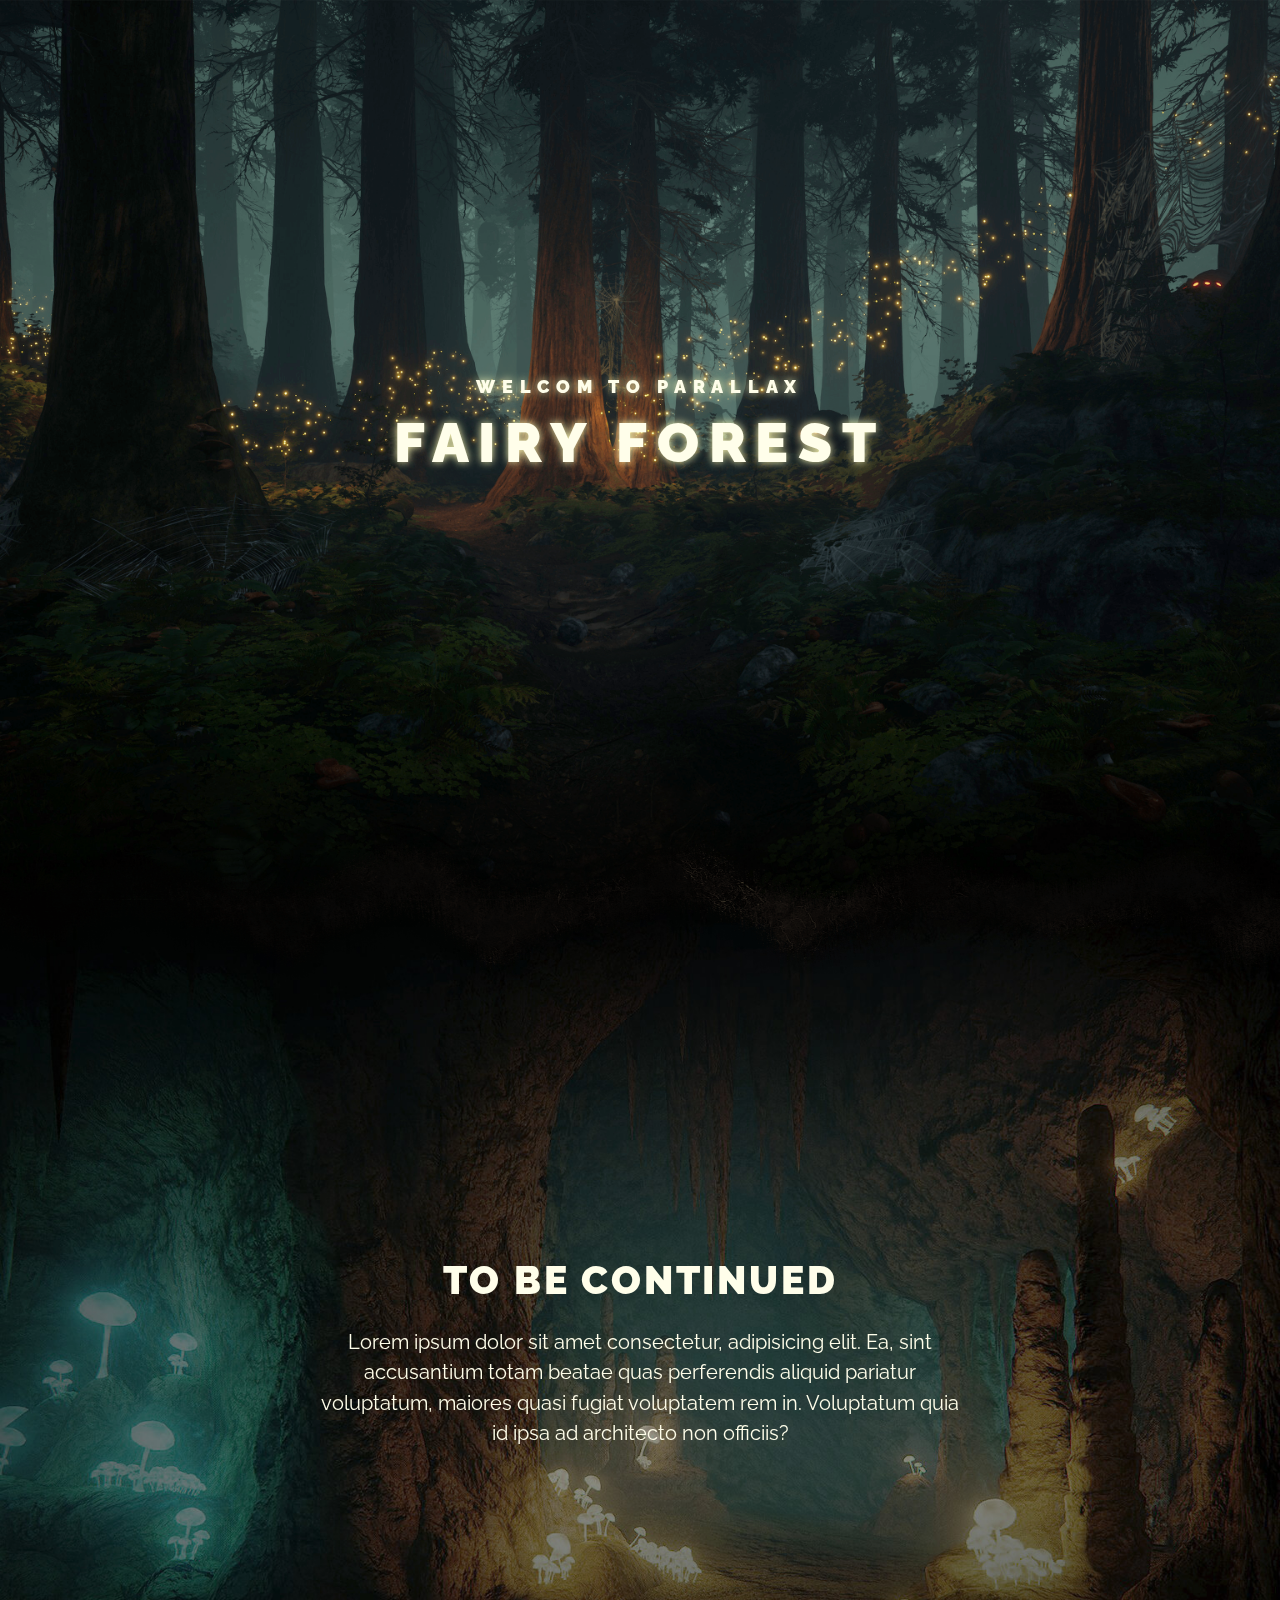
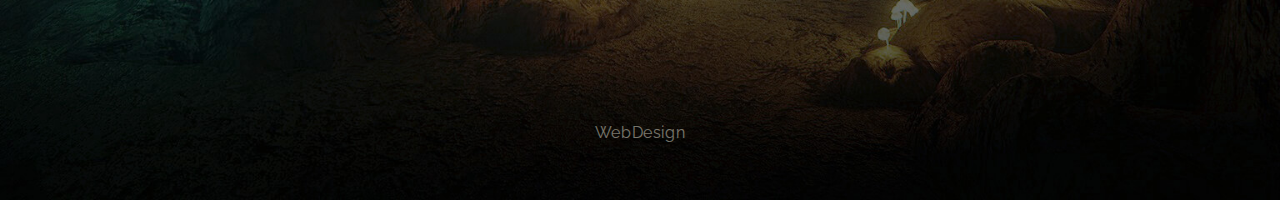
<file: index.html>
<!DOCTYPE html>
<html lang="en">
<head>
    <meta charset="UTF-8">
    <meta name="viewport" content="width=device-width, initial-scale=1.0">
    <title>Parallax</title>
    <link rel="stylesheet" href="css/styles.css">
    <script src="/libs/gsap/gsap.min.js" defer></script>
    <script src="/libs/gsap/ScrollTrigger.min.js" defer></script>
    <script src="/libs/gsap/ScrollSmoother.min.js" defer></script>
    <script src="/js/app.js" defer></script>
</head>
<body>
<div class="wrapper">
<div class="content">
    <header class="main-header">
        <div class="layers">
            <div class="layer__header">
                <div class="layers__caption">Welcom to Parallax</div>
                <div class="layers__title">Fairy Forest</div>
            </div>
            <div class="layer layers__base" style="background-image: url(/img/layer-base.png);"></div>
            <div class="layer layers__middle " style="background-image: url(/img/layer-middle.png);"></div>
            <div class="layer layers__front" style="background-image: url(/img/layer-front.png);"></div>
        </div>

    </header>

    <article class="main-artical" style="background-image:url(/img/dungeon.jpg);">
        <div class="main-article__content">
            <h6 class="main-article__header">To be continued</h6>
            <p class="main-article__paragraph"> Lorem ipsum dolor sit amet consectetur, adipisicing elit. Ea, sint accusantium totam beatae quas perferendis aliquid pariatur voluptatum, maiores quasi fugiat voluptatem rem in. Voluptatum quia id ipsa ad architecto non officiis?</p>
        </div>
        <div class="copy">WebDesign  </div>
    </article>
</div>
    
</div>
</body>
</html>
</file>
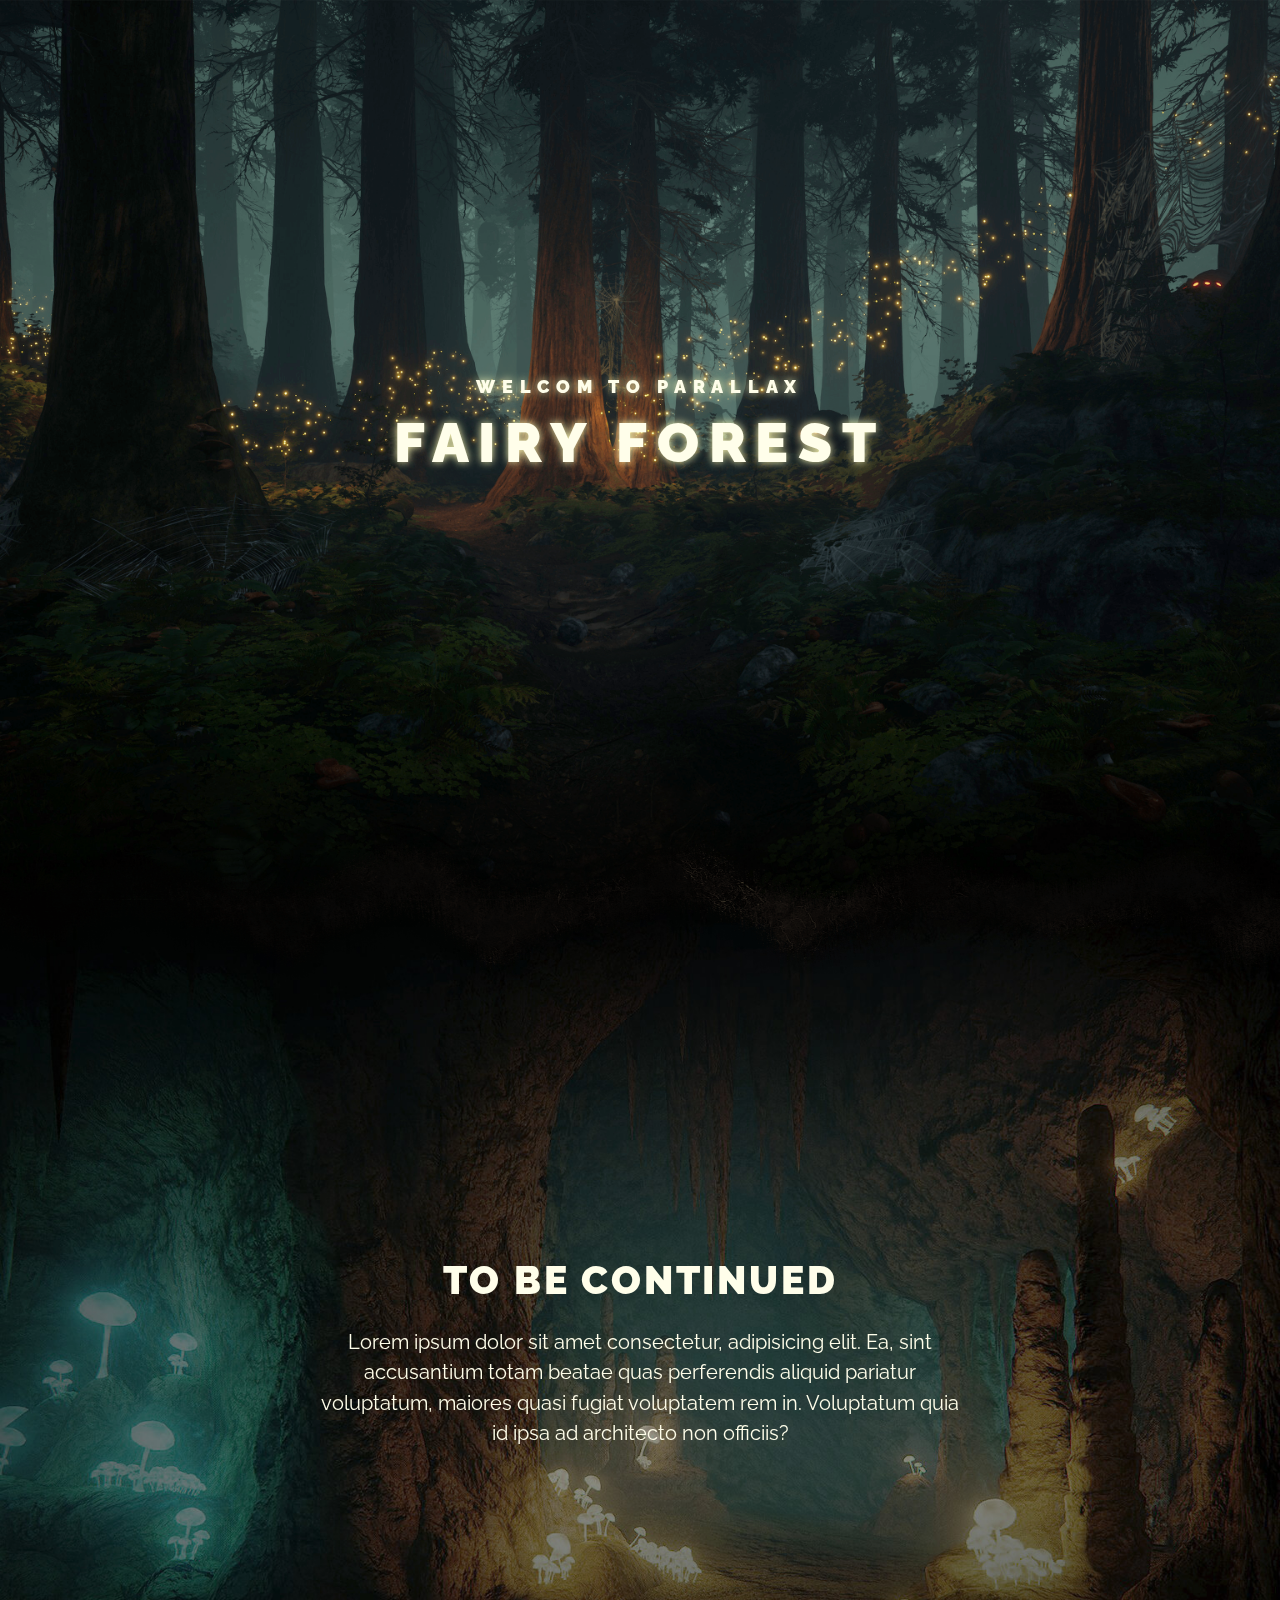
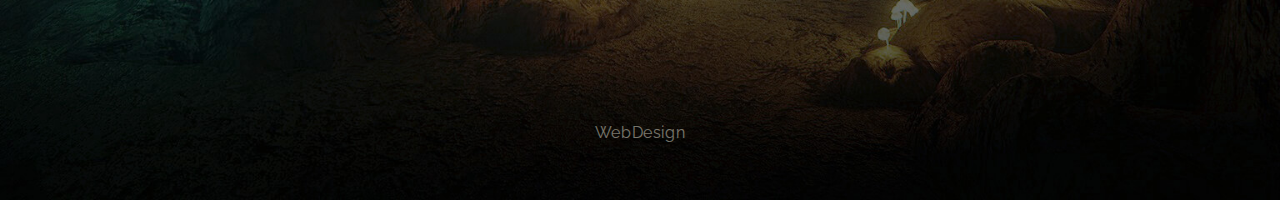
<file: parallax.html>
<!DOCTYPE html>
<html lang="en">
    <head>
        <meta charset="UTF-8">
        <meta name="viewport" content="width=device-width, initial-scale=1.0">
        <title>Parallax</title>
        <link rel="icon" href="data:,">
        <link rel="stylesheet" href="css/styles.css">
        <script src="/libs/gsap/gsap.min.js" defer></script>
        <script src="/libs/gsap/ScrollTrigger.min.js" defer></script>
        <script src="/libs/gsap/ScrollSmoother.min.js" defer></script>
        <script src="/js/app.js" defer></script>
        <link rel="icon" type="image/png" href="favicon/favicon-96x96.png" sizes="96x96" />
        <link rel="icon" type="image/svg+xml" href="favicon/favicon.svg" />
        <link rel="shortcut icon" href="favicon/favicon.ico" />
        <link rel="apple-touch-icon" sizes="180x180" href="favicon/apple-touch-icon.png" />
        <link rel="manifest" href="favicon/site.webmanifest" />
        
    </head>
<body>
<div class="wrapper">
<div class="content">
    <header class="main-header">
        <div class="layers">
            <div class="layer__header">
                <div class="layers__caption">Welcom to Parallax</div>
                <div class="layers__title">Fairy Forest</div>
            </div>
            <div class="layer layers__base" style="background-image: url(/img/layer-base.png);"></div>
            <div class="layer layers__middle " style="background-image: url(/img/layer-middle.png);"></div>
            <div class="layer layers__front" style="background-image: url(/img/layer-front.png);"></div>
        </div>

    </header>

    <article class="main-artical" style="background-image:url(/img/dungeon.jpg);">
        <div class="main-article__content">
            <h6 class="main-article__header">To be continued</h6>
            <p class="main-article__paragraph"> Lorem ipsum dolor sit amet consectetur, adipisicing elit. Ea, sint accusantium totam beatae quas perferendis aliquid pariatur voluptatum, maiores quasi fugiat voluptatem rem in. Voluptatum quia id ipsa ad architecto non officiis?</p>
        </div>
        <div class="copy">WebDesign  </div>
    </article>
</div>
    
</div>
</body>
</html>
</file>
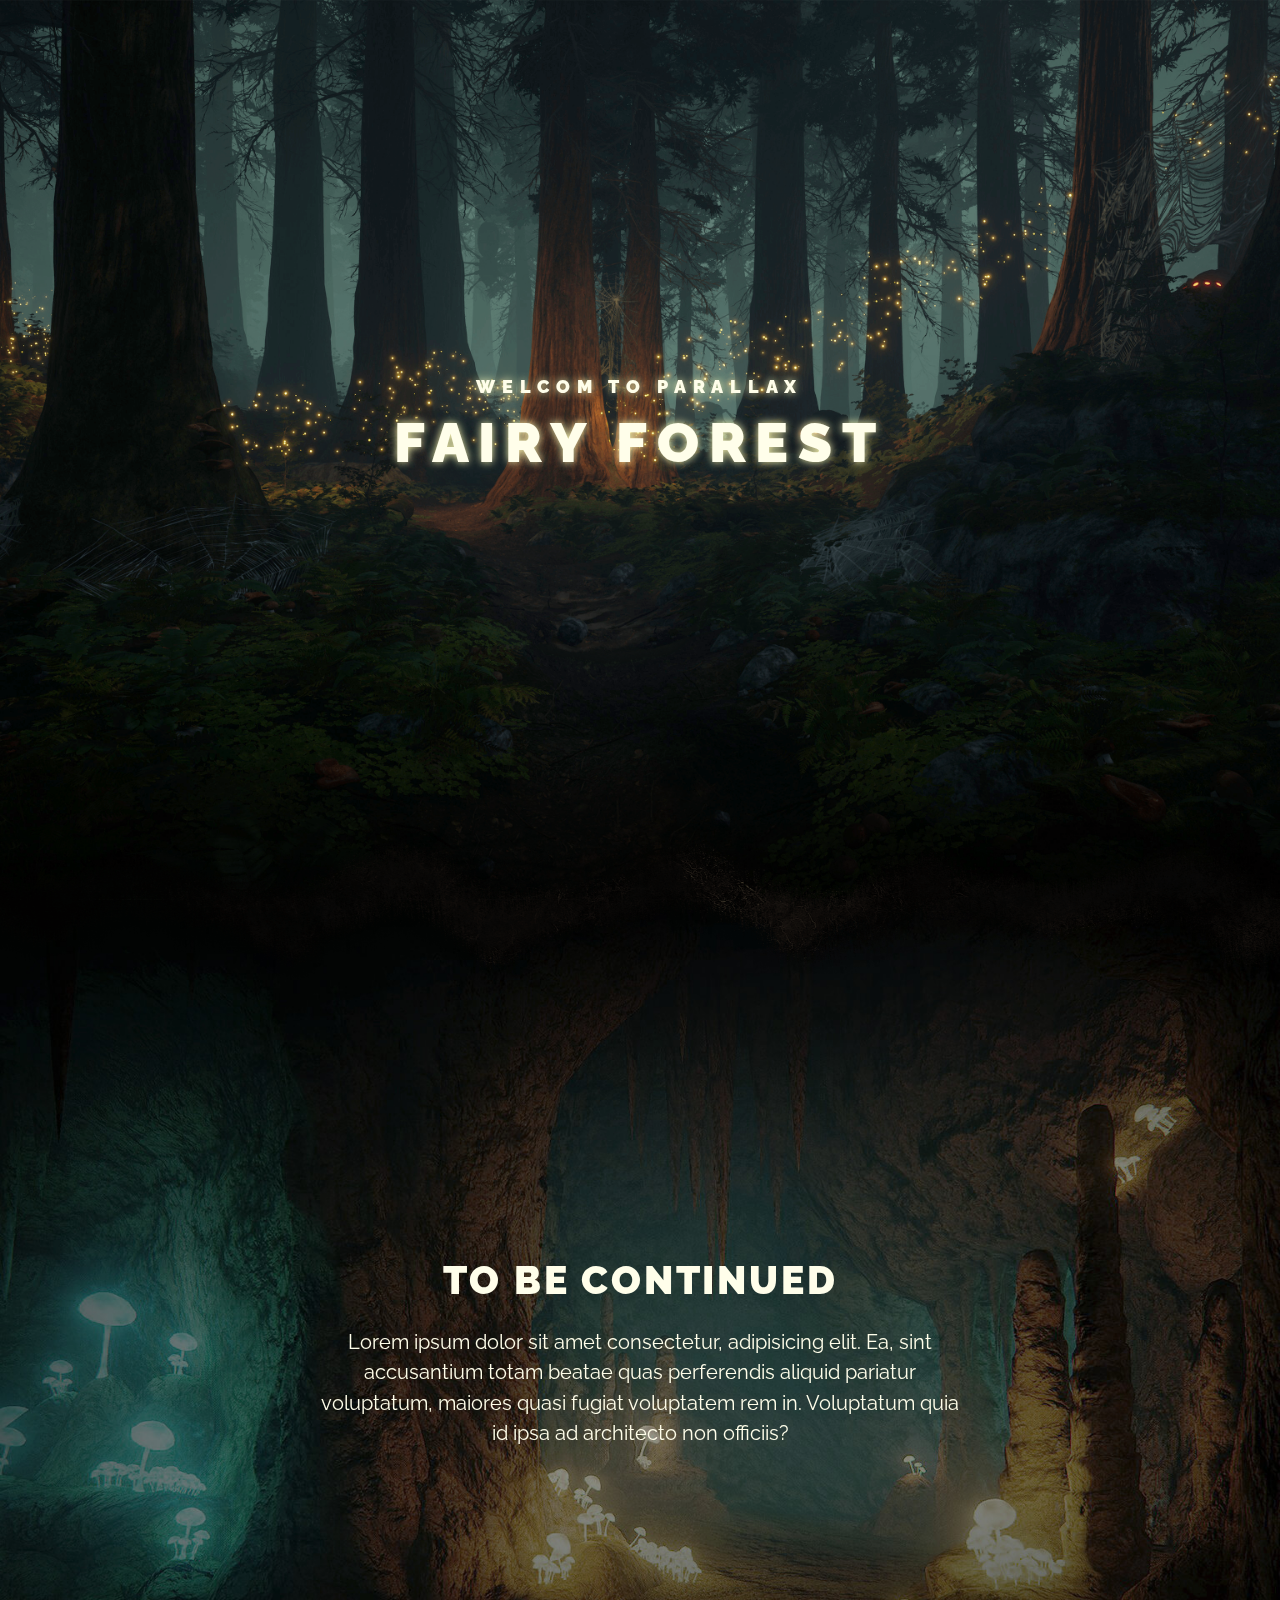
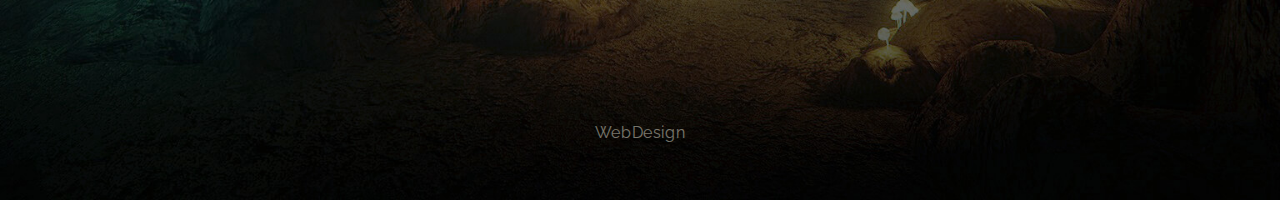
<file: wood.html>
<!DOCTYPE html>
<html lang="en">
    <head>
        <meta charset="UTF-8">
        <meta name="viewport" content="width=device-width, initial-scale=1.0">
        <title>Parallax</title>
        <link rel="icon" href="data:,">
        <link rel="stylesheet" href="css/styles.css">
        <script src="/libs/gsap/gsap.min.js" defer></script>
        <script src="/libs/gsap/ScrollTrigger.min.js" defer></script>
        <script src="/libs/gsap/ScrollSmoother.min.js" defer></script>
        <script src="/js/app.js" defer></script>
        <link rel="icon" type="image/png" href="img/favicon-96x96.png" sizes="96x96" />
    <link rel="icon" type="image/svg+xml" href="img/favicon.svg" />
    <link rel="shortcut icon" href="img/favicon.ico" />
    <link rel="apple-touch-icon" sizes="180x180" href="img/apple-touch-icon.png" />
    <link rel="manifest" href="img/site.webmanifest" />

        
        
    </head>
<body>
<div class="wrapper">
<div class="content">
    <header class="main-header">
        <div class="layers">
            <div class="layer__header">
                <div class="layers__caption">Welcom to Parallax</div>
                <div class="layers__title">Fairy Forest</div>
            </div>
            <div class="layer layers__base" style="background-image: url(/img/layer-base.png);"></div>
            <div class="layer layers__middle " style="background-image: url(/img/layer-middle.png);"></div>
            <div class="layer layers__front" style="background-image: url(/img/layer-front.png);"></div>
        </div>

    </header>

    <article class="main-artical" style="background-image:url(/img/dungeon.jpg);">
        <div class="main-article__content">
            <h6 class="main-article__header">To be continued</h6>
            <p class="main-article__paragraph"> Lorem ipsum dolor sit amet consectetur, adipisicing elit. Ea, sint accusantium totam beatae quas perferendis aliquid pariatur voluptatum, maiores quasi fugiat voluptatem rem in. Voluptatum quia id ipsa ad architecto non officiis?</p>
        </div>
        <div class="copy">WebDesign  </div>
    </article>
</div>
    
</div>
</body>
</html>
</file>
<file: css/styles.css>
*{
    margin:0;
    padding:0;
    box-sizing:border-box;
}

:root{
    --index: calc(1vw + 1vh);
    --text:#fffeea;
}

@font-face {
    font-family: raleway_f;
    src: url(../fonts/raleway-regular.woff2);
}

@font-face{
    font-family: raleway_f;
    src: url(../fonts/raleway-black.woff2);
    font-weight: 900;
}

body{
    background-color:#010101;
    
    font-family:raleway_f, sans-serif;
    line-height: 1.55; 
}

.main-header{
    position: relative;
}

.main-header::after{
content: '';
position:absolute;
z-index:100;
width: 100%;
height: calc(var(--index)*10);
background-image: url(../img/ground.png);
background-size: cover;
background-repeat: no-repeat;
background-position: center;
bottom:calc(var(--index)* -4.5);

}

.layers{
    height: 100vh;
    display:flex;
    align-items:center;
    justify-content:center;
    text-align:center;
    overflow:hidden;
    position:relative;
}

.layer{
    height: 100%;
    width: 100%;
    position: absolute;
    background-size:cover;
    background-position:center;
    will-change:transform;
    z-index:2;
}

.layers__base{
    transform: translate3d(0 , calc(var(--scrollTop)/1.6), 0);
    z-index:0;
}

.layers__middle{
    transform: translate3d(0 , calc(var(--scrollTop)/2.5), 0);
}

.layers__front{
    transform: translate3d(0 , calc(var(--scrollTop)/5.7), 0);
}

.layer__header{
    z-index:1;
    transform: translate3d(0 , calc(var(--scrollTop)/2), 0);
    will-change: transform;
    text-transform: uppercase;
    font-weight: 900;
    color: var(--text);
    text-shadow: 0 0   8px #faf6b2 ;
}

.layers__title{
    font-size: calc(var(--index)* 2.5);
    letter-spacing: calc(var(--index) / 2.25);
}

.layers__caption{
    font-size: calc(var(--index)/ 1.190);
    letter-spacing: calc(var(--index) / 3.25);
    margin-top: calc(var(--index) * -1.9);
}

.main-artical{
    --main-article-transform : translate3d(0, calc(var(--scrollTop)/ -7.5), 0);
    min-height: 100vh;
    background-size: cover;
    background-position: center;
    color:var(--text);
    display:flex;
    justify-content: center;
    align-items:center;
    position:relative;
    text-align: center;
}

.main-article__header{
    text-transform: uppercase;
    font-size: calc(var(--index)* 1.8);
    letter-spacing: calc(var(--index) / 7.8);
    transform: var(--main-article-transform); /*Паралакс эффект*/
    will-change:transform;
}

.main-article__paragraph{
    max-width: calc(var(--index)* 30);
    font-size: calc(var(--index)* .9);
    margin-top:calc(var(--index)/ 1.25);
    transform: var(--main-article-transform); /*Паралакс эффект*/
    will-change:transform;
}

.copy{
    position: absolute;
    bottom:calc(var(--index)*2.5);
    opacity: .45;
    font-size:calc(var(--index)*.75);
    letter-spacing: calc(var(--index) / 35);
}
</file>
